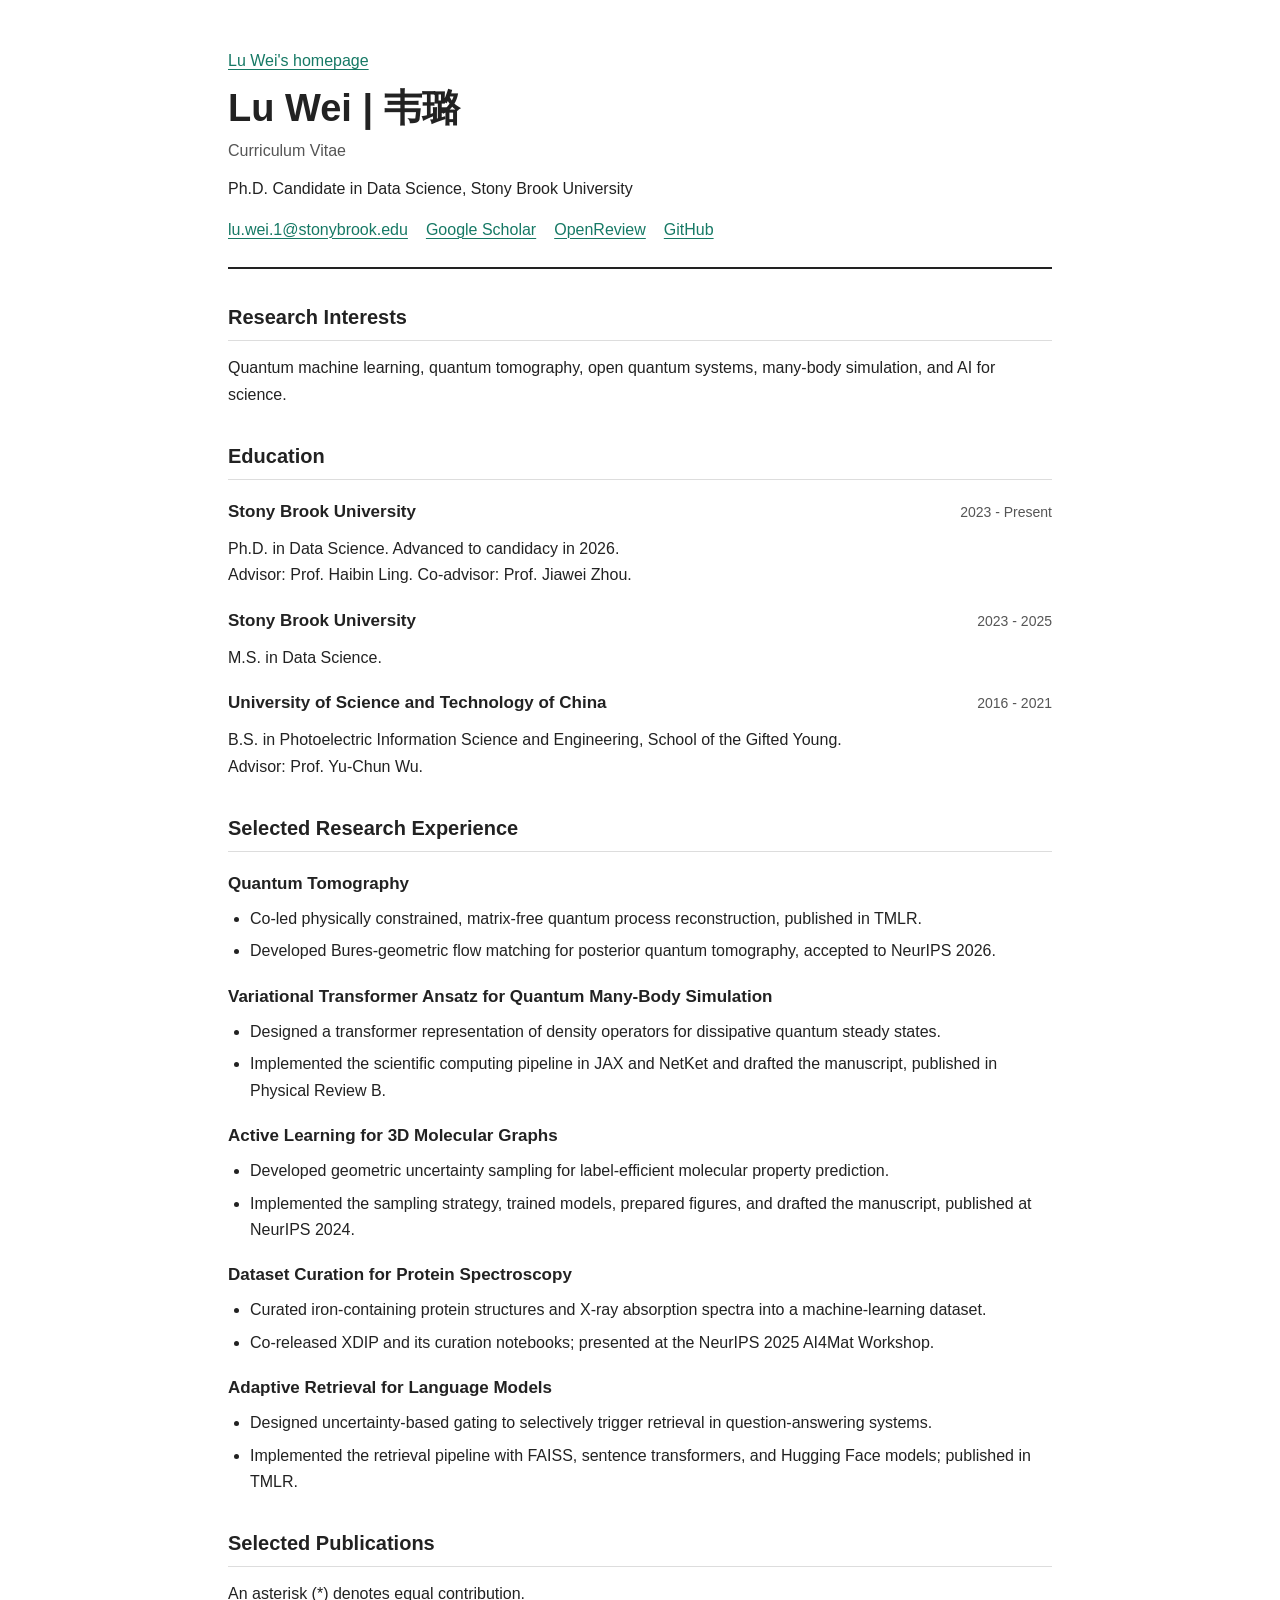
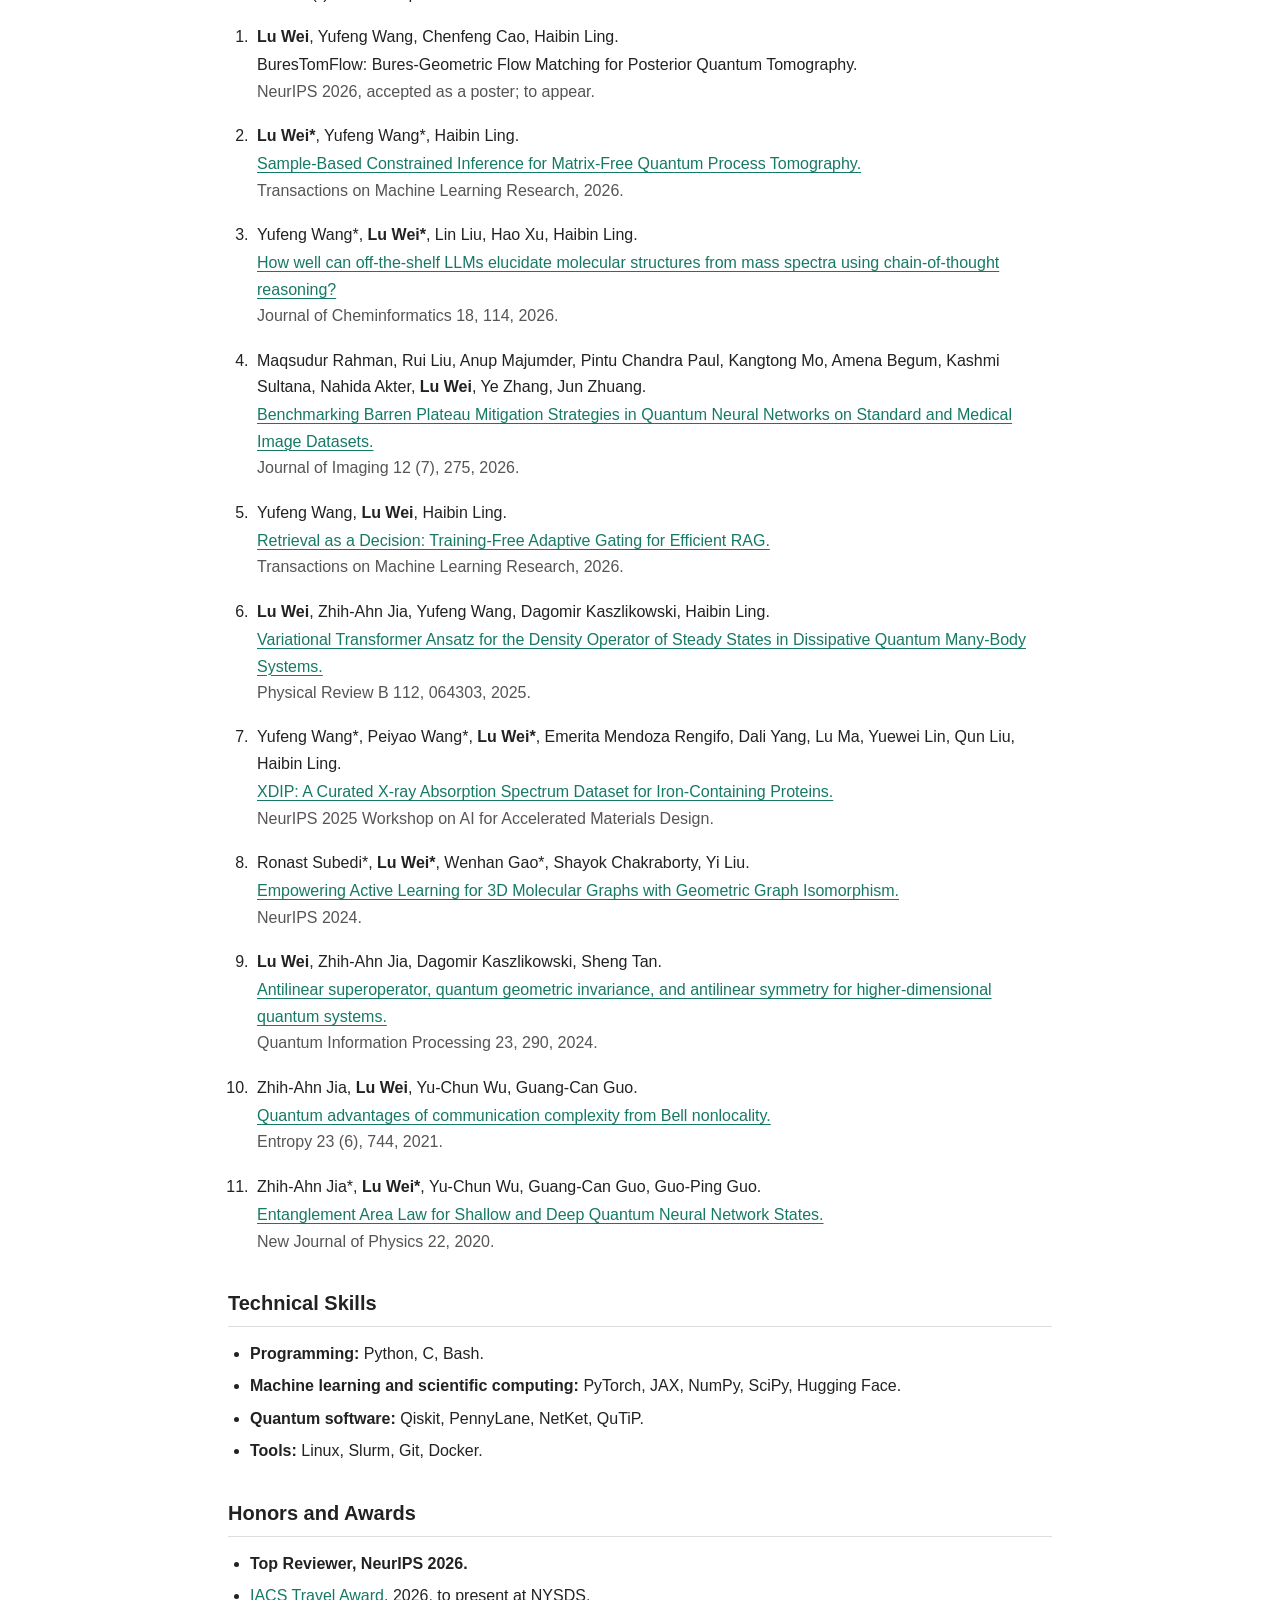
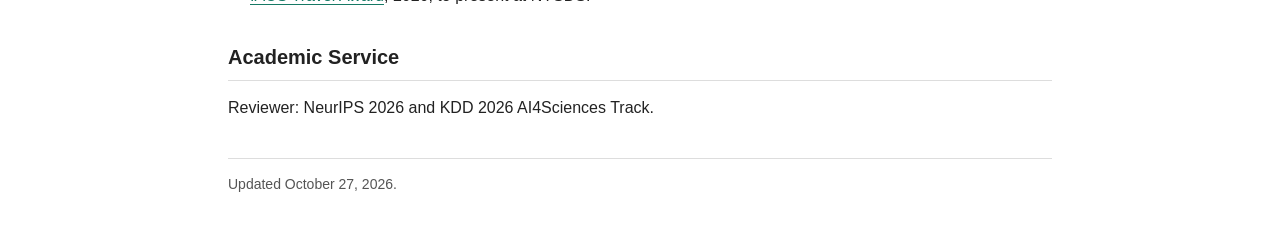
<file: cv.html>
<!DOCTYPE html>
<html lang="en">
<head>
  <meta charset="utf-8">
  <meta name="viewport" content="width=device-width, initial-scale=1">
  <meta name="description" content="Academic curriculum vitae of Lu Wei, a Data Science Ph.D. candidate at Stony Brook University.">
  <title>Lu Wei | Curriculum Vitae</title>
  <link rel="icon" href="favicon.png">
  <style>
    * { box-sizing: border-box; }
    body { margin: 0; background: #fff; color: #222; font: 16px/1.65 Arial, Helvetica, sans-serif; }
    main { max-width: 880px; margin: 48px auto; padding: 0 28px; }
    a { color: #167965; text-decoration-thickness: 1px; text-underline-offset: 3px; }
    a:hover { color: #0c5143; }
    a:focus-visible { outline: 2px solid #167965; outline-offset: 4px; }
    header { border-bottom: 2px solid #222; padding-bottom: 24px; }
    h1 { margin: 12px 0 2px; font-size: 38px; line-height: 1.2; }
    h2 { margin: 32px 0 14px; padding-bottom: 6px; border-bottom: 1px solid #ddd; font-size: 20px; }
    h3 { margin: 0 0 4px; font-size: 17px; }
    p { margin: 6px 0 12px; }
    .subtitle, .dates, footer { color: #555; }
    .contact { display: flex; flex-wrap: wrap; gap: 6px 18px; margin-top: 14px; }
    .entry { margin: 18px 0; }
    .entry-heading { display: flex; justify-content: space-between; align-items: baseline; gap: 8px 24px; }
    .dates { white-space: nowrap; font-size: 14px; }
    ul { padding-left: 22px; margin: 8px 0; }
    li { margin: 6px 0; }
    .publications { padding-left: 25px; }
    .publications li { padding-left: 4px; margin-bottom: 18px; }
    .publication-title { display: block; margin-top: 2px; }
    .venue { display: block; color: #555; }
    footer { border-top: 1px solid #ddd; margin-top: 36px; padding-top: 14px; font-size: 14px; }
    @media (max-width: 600px) {
      main { margin: 24px auto; padding: 0 20px; }
      h1 { font-size: 32px; }
      .entry-heading { display: block; }
      .contact { gap: 6px 14px; }
    }
    @media print {
      body { font-size: 10.5pt; }
      main { max-width: none; margin: 0; padding: 0; }
      h1 { font-size: 25pt; }
      h2 { font-size: 13pt; margin-top: 20px; break-after: avoid; }
      h3 { font-size: 11pt; }
      a { color: inherit; text-decoration: none; }
      .entry, .publications li { break-inside: avoid; }
      .back-link { display: none; }
      @page { margin: 18mm; }
    }
  </style>
</head>
<body>
  <main>
    <header>
      <a class="back-link" href="./">Lu Wei's homepage</a>
      <h1>Lu Wei | 韦璐</h1>
      <p class="subtitle">Curriculum Vitae</p>
      <p>Ph.D. Candidate in Data Science, Stony Brook University</p>
      <nav class="contact" aria-label="Contact and academic profiles">
        <a href="mailto:lu.wei.1@stonybrook.edu">lu.wei.1@stonybrook.edu</a>
        <a href="https://scholar.google.com/citations?user=QuVuEikAAAAJ">Google Scholar</a>
        <a href="https://openreview.net/profile?id=~Lu_Wei2">OpenReview</a>
        <a href="https://github.com/DDDIGHE">GitHub</a>
      </nav>
    </header>

    <section aria-labelledby="interests">
      <h2 id="interests">Research Interests</h2>
      <p>Quantum machine learning, quantum tomography, open quantum systems, many-body simulation, and AI for science.</p>
    </section>

    <section aria-labelledby="education">
      <h2 id="education">Education</h2>
      <div class="entry">
        <div class="entry-heading">
          <h3>Stony Brook University</h3>
          <span class="dates">2023 - Present</span>
        </div>
        <p>Ph.D. in Data Science. Advanced to candidacy in 2026.<br>
          Advisor: Prof. Haibin Ling. Co-advisor: Prof. Jiawei Zhou.</p>
      </div>
      <div class="entry">
        <div class="entry-heading">
          <h3>Stony Brook University</h3>
          <span class="dates">2023 - 2025</span>
        </div>
        <p>M.S. in Data Science.</p>
      </div>
      <div class="entry">
        <div class="entry-heading">
          <h3>University of Science and Technology of China</h3>
          <span class="dates">2016 - 2021</span>
        </div>
        <p>B.S. in Photoelectric Information Science and Engineering, School of the Gifted Young.<br>
          Advisor: Prof. Yu-Chun Wu.</p>
      </div>
    </section>

    <section aria-labelledby="experience">
      <h2 id="experience">Selected Research Experience</h2>
      <div class="entry">
        <h3>Quantum Tomography</h3>
        <ul>
          <li>Co-led physically constrained, matrix-free quantum process reconstruction, published in TMLR.</li>
          <li>Developed Bures-geometric flow matching for posterior quantum tomography, accepted to NeurIPS 2026.</li>
        </ul>
      </div>
      <div class="entry">
        <h3>Variational Transformer Ansatz for Quantum Many-Body Simulation</h3>
        <ul>
          <li>Designed a transformer representation of density operators for dissipative quantum steady states.</li>
          <li>Implemented the scientific computing pipeline in JAX and NetKet and drafted the manuscript, published in Physical Review B.</li>
        </ul>
      </div>
      <div class="entry">
        <h3>Active Learning for 3D Molecular Graphs</h3>
        <ul>
          <li>Developed geometric uncertainty sampling for label-efficient molecular property prediction.</li>
          <li>Implemented the sampling strategy, trained models, prepared figures, and drafted the manuscript, published at NeurIPS 2024.</li>
        </ul>
      </div>
      <div class="entry">
        <h3>Dataset Curation for Protein Spectroscopy</h3>
        <ul>
          <li>Curated iron-containing protein structures and X-ray absorption spectra into a machine-learning dataset.</li>
          <li>Co-released XDIP and its curation notebooks; presented at the NeurIPS 2025 AI4Mat Workshop.</li>
        </ul>
      </div>
      <div class="entry">
        <h3>Adaptive Retrieval for Language Models</h3>
        <ul>
          <li>Designed uncertainty-based gating to selectively trigger retrieval in question-answering systems.</li>
          <li>Implemented the retrieval pipeline with FAISS, sentence transformers, and Hugging Face models; published in TMLR.</li>
        </ul>
      </div>
    </section>

    <section aria-labelledby="publications">
      <h2 id="publications">Selected Publications</h2>
      <p>An asterisk (*) denotes equal contribution.</p>
      <ol class="publications">
        <li>
          <strong>Lu Wei</strong>, Yufeng Wang, Chenfeng Cao, Haibin Ling.
          <span class="publication-title">BuresTomFlow: Bures-Geometric Flow Matching for Posterior Quantum Tomography.</span>
          <span class="venue">NeurIPS 2026, accepted as a poster; to appear.</span>
        </li>
        <li>
          <strong>Lu Wei*</strong>, Yufeng Wang*, Haibin Ling.
          <a class="publication-title" href="https://openreview.net/forum?id=f2LcKcJL2m">Sample-Based Constrained Inference for Matrix-Free Quantum Process Tomography.</a>
          <span class="venue">Transactions on Machine Learning Research, 2026.</span>
        </li>
        <li>
          Yufeng Wang*, <strong>Lu Wei*</strong>, Lin Liu, Hao Xu, Haibin Ling.
          <a class="publication-title" href="https://doi.org/10.1186/s13321-026-01234-1">How well can off-the-shelf LLMs elucidate molecular structures from mass spectra using chain-of-thought reasoning?</a>
          <span class="venue">Journal of Cheminformatics 18, 114, 2026.</span>
        </li>
        <li>
          Maqsudur Rahman, Rui Liu, Anup Majumder, Pintu Chandra Paul, Kangtong Mo, Amena Begum, Kashmi Sultana, Nahida Akter, <strong>Lu Wei</strong>, Ye Zhang, Jun Zhuang.
          <a class="publication-title" href="https://doi.org/10.3390/jimaging12070275">Benchmarking Barren Plateau Mitigation Strategies in Quantum Neural Networks on Standard and Medical Image Datasets.</a>
          <span class="venue">Journal of Imaging 12 (7), 275, 2026.</span>
        </li>
        <li>
          Yufeng Wang, <strong>Lu Wei</strong>, Haibin Ling.
          <a class="publication-title" href="https://openreview.net/forum?id=L8gYtUZfVU">Retrieval as a Decision: Training-Free Adaptive Gating for Efficient RAG.</a>
          <span class="venue">Transactions on Machine Learning Research, 2026.</span>
        </li>
        <li>
          <strong>Lu Wei</strong>, Zhih-Ahn Jia, Yufeng Wang, Dagomir Kaszlikowski, Haibin Ling.
          <a class="publication-title" href="https://journals.aps.org/prb/abstract/10.1103/bpf7-d1yp">Variational Transformer Ansatz for the Density Operator of Steady States in Dissipative Quantum Many-Body Systems.</a>
          <span class="venue">Physical Review B 112, 064303, 2025.</span>
        </li>
        <li>
          Yufeng Wang*, Peiyao Wang*, <strong>Lu Wei*</strong>, Emerita Mendoza Rengifo, Dali Yang, Lu Ma, Yuewei Lin, Qun Liu, Haibin Ling.
          <a class="publication-title" href="https://openreview.net/pdf?id=hFzjgQzoVU">XDIP: A Curated X-ray Absorption Spectrum Dataset for Iron-Containing Proteins.</a>
          <span class="venue">NeurIPS 2025 Workshop on AI for Accelerated Materials Design.</span>
        </li>
        <li>
          Ronast Subedi*, <strong>Lu Wei*</strong>, Wenhan Gao*, Shayok Chakraborty, Yi Liu.
          <a class="publication-title" href="https://proceedings.neurips.cc/paper_files/paper/2024/file/6462073c6bdf864ebfbbb11e80619f3e-Paper-Conference.pdf">Empowering Active Learning for 3D Molecular Graphs with Geometric Graph Isomorphism.</a>
          <span class="venue">NeurIPS 2024.</span>
        </li>
        <li>
          <strong>Lu Wei</strong>, Zhih-Ahn Jia, Dagomir Kaszlikowski, Sheng Tan.
          <a class="publication-title" href="https://doi.org/10.1007/s11128-024-04499-3">Antilinear superoperator, quantum geometric invariance, and antilinear symmetry for higher-dimensional quantum systems.</a>
          <span class="venue">Quantum Information Processing 23, 290, 2024.</span>
        </li>
        <li>
          Zhih-Ahn Jia, <strong>Lu Wei</strong>, Yu-Chun Wu, Guang-Can Guo.
          <a class="publication-title" href="https://doi.org/10.3390/e23060744">Quantum advantages of communication complexity from Bell nonlocality.</a>
          <span class="venue">Entropy 23 (6), 744, 2021.</span>
        </li>
        <li>
          Zhih-Ahn Jia*, <strong>Lu Wei*</strong>, Yu-Chun Wu, Guang-Can Guo, Guo-Ping Guo.
          <a class="publication-title" href="https://iopscience.iop.org/article/10.1088/1367-2630/ab8262">Entanglement Area Law for Shallow and Deep Quantum Neural Network States.</a>
          <span class="venue">New Journal of Physics 22, 2020.</span>
        </li>
      </ol>
    </section>

    <section aria-labelledby="skills">
      <h2 id="skills">Technical Skills</h2>
      <ul>
        <li><strong>Programming:</strong> Python, C, Bash.</li>
        <li><strong>Machine learning and scientific computing:</strong> PyTorch, JAX, NumPy, SciPy, Hugging Face.</li>
        <li><strong>Quantum software:</strong> Qiskit, PennyLane, NetKet, QuTiP.</li>
        <li><strong>Tools:</strong> Linux, Slurm, Git, Docker.</li>
      </ul>
    </section>

    <section aria-labelledby="honors">
      <h2 id="honors">Honors and Awards</h2>
      <ul>
        <li><strong>Top Reviewer, NeurIPS 2026.</strong></li>
        <li><a href="https://iacs.stonybrook.edu/opportunities/awards/travel-award">IACS Travel Award</a>, 2026, to present at NYSDS.</li>
      </ul>
    </section>

    <section aria-labelledby="service">
      <h2 id="service">Academic Service</h2>
      <p>Reviewer: NeurIPS 2026 and KDD 2026 AI4Sciences Track.</p>
    </section>

    <footer>Updated October 27, 2026.</footer>
  </main>
</body>
</html>
</file>
